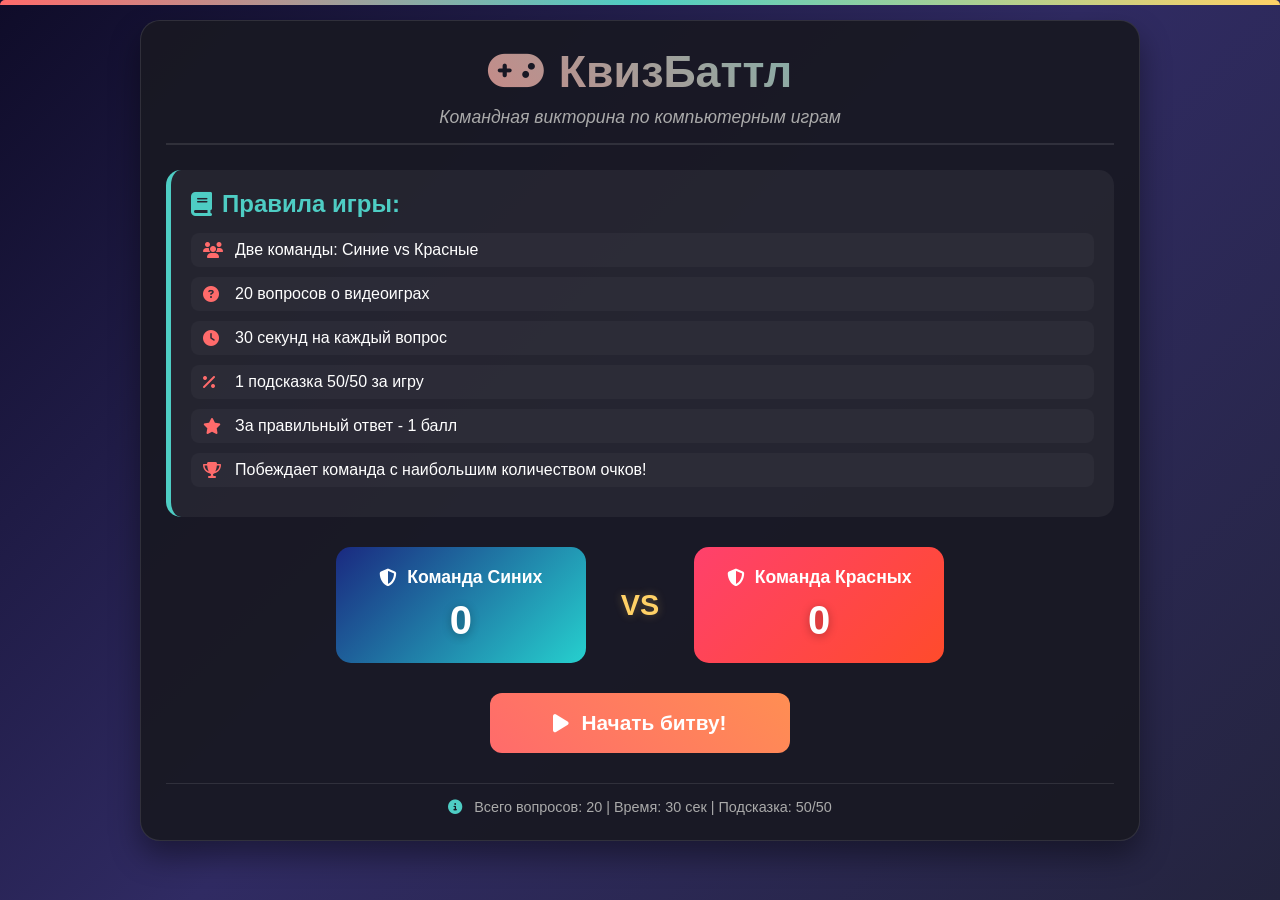
<file: index.html>
<!DOCTYPE html>
<html lang="ru">
<head>
    <meta charset="UTF-8">
    <meta name="viewport" content="width=device-width, initial-scale=1.0">
    <title>КвизБаттл - Игровой раунд</title>
    <link rel="stylesheet" href="css/style.css">
    <link rel="stylesheet" href="https://cdnjs.cloudflare.com/ajax/libs/font-awesome/6.4.0/css/all.min.css">
</head>
<body>
    <div class="container">
        <header>
            <h1><i class="fas fa-gamepad"></i> КвизБаттл</h1>
            <p class="subtitle">Командная викторина по компьютерным играм</p>
        </header>
        
        <main class="main-content">
            <div class="rules">
                <h2><i class="fas fa-book"></i> Правила игры:</h2>
                <ul>
                    <li><i class="fas fa-users"></i> Две команды: Синие vs Красные</li>
                    <li><i class="fas fa-question-circle"></i> 20 вопросов о видеоиграх</li>
                    <li><i class="fas fa-clock"></i> 30 секунд на каждый вопрос</li>
                    <li><i class="fas fa-percentage"></i> 1 подсказка 50/50 за игру</li>
                    <li><i class="fas fa-star"></i> За правильный ответ - 1 балл</li>
                    <li><i class="fas fa-trophy"></i> Побеждает команда с наибольшим количеством очков!</li>
                </ul>
            </div>
            
            <div class="teams-preview">
                <div class="preview-team blue-team">
                    <h3><i class="fas fa-shield-alt"></i> Команда Синих</h3>
                    <div class="preview-score">0</div>
                </div>
                <div class="vs">VS</div>
                <div class="preview-team red-team">
                    <h3><i class="fas fa-shield-alt"></i> Команда Красных</h3>
                    <div class="preview-score">0</div>
                </div>
            </div>
            
            <button class="start-btn" onclick="startGame()">
                <i class="fas fa-play"></i> Начать битву!
            </button>
        </main>
        
        <footer class="game-footer">
            <p><i class="fas fa-info-circle"></i> Всего вопросов: 20 | Время: 30 сек | Подсказка: 50/50</p>
        </footer>
    </div>

    <script>
        function startGame() {
            window.location.href = 'game.html';
        }
    </script>
</body>
</html>
</file>
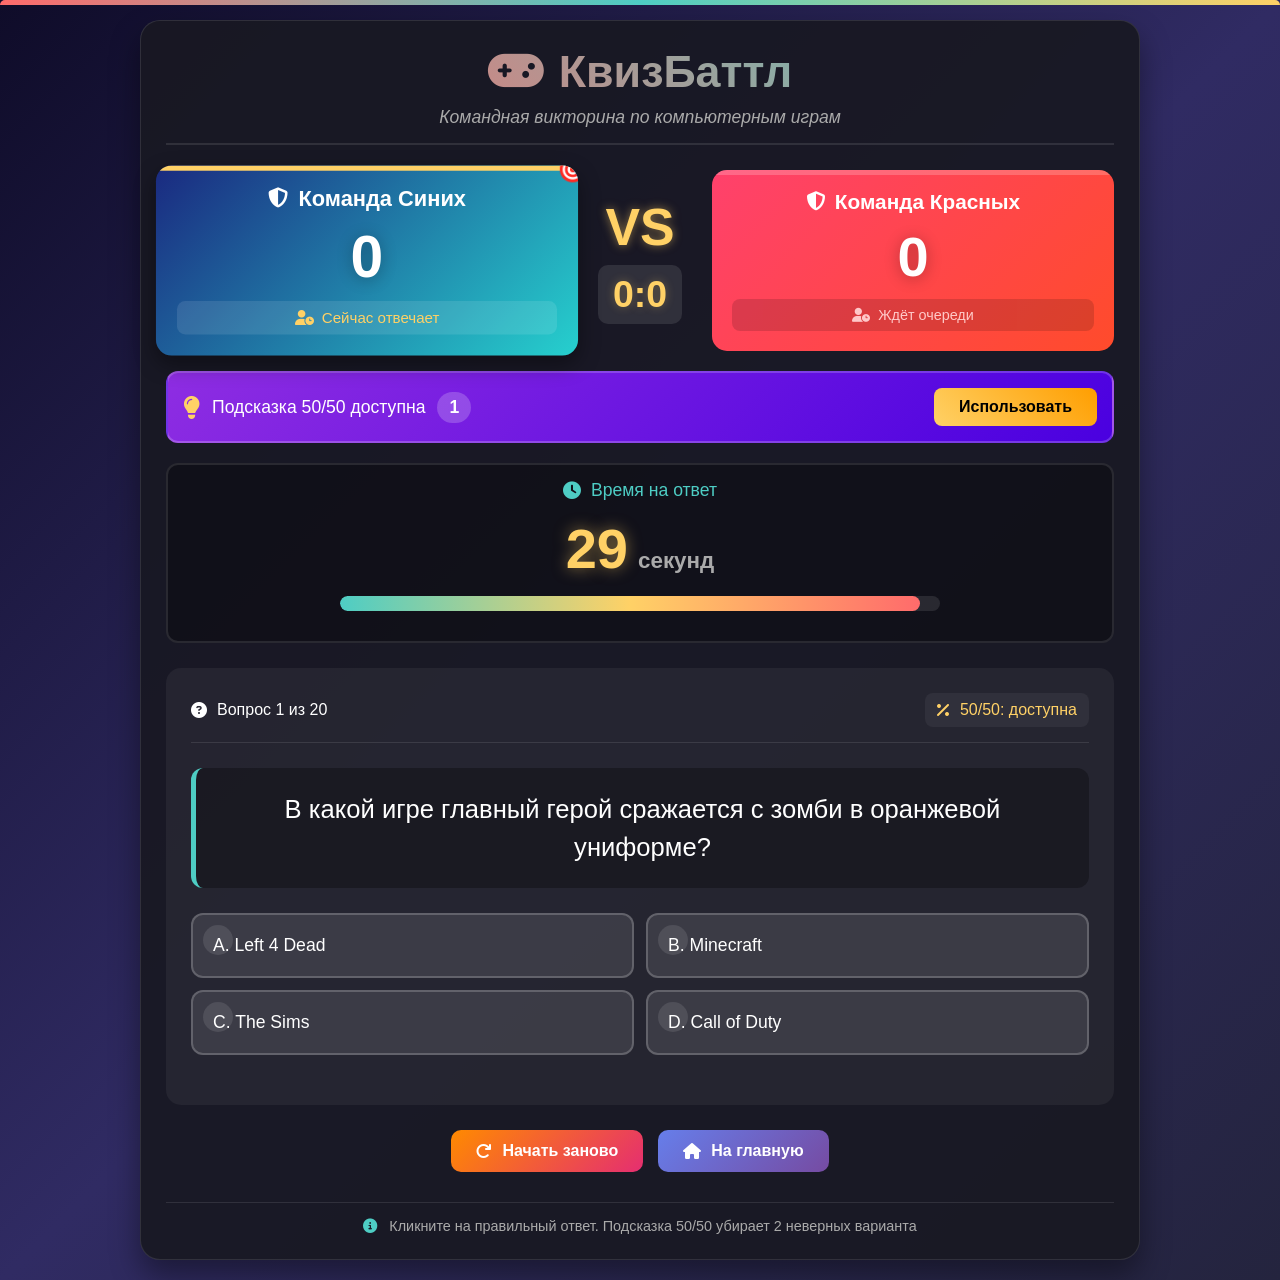
<file: game.html>
<!DOCTYPE html>
<html lang="ru">
<head>
    <meta charset="UTF-8">
    <meta name="viewport" content="width=device-width, initial-scale=1.0">
    <title>Игра - КвизБаттл</title>
    <link rel="stylesheet" href="css/style.css">
    <link rel="stylesheet" href="https://cdnjs.cloudflare.com/ajax/libs/font-awesome/6.4.0/css/all.min.css">
</head>
<body>
    <div class="container">
        <header>
            <h1><i class="fas fa-gamepad"></i> КвизБаттл</h1>
            <p class="subtitle">Командная викторина по компьютерным играм</p>
        </header>
        
        <!-- Счёт команд -->
        <div class="score-board">
            <div class="team blue-team" id="teamA">
                <div class="team-header">
                    <i class="fas fa-shield-alt"></i>
                    <h3>Команда Синих</h3>
                </div>
                <div class="score" id="scoreA">0</div>
                <div class="team-turn" id="turnA">
                    <i class="fas fa-user-clock"></i> Сейчас отвечает
                </div>
            </div>
            <div class="vs">
                <div>VS</div>
                <div class="score-total" id="scoreTotal">0:0</div>
            </div>
            <div class="team red-team" id="teamB">
                <div class="team-header">
                    <i class="fas fa-shield-alt"></i>
                    <h3>Команда Красных</h3>
                </div>
                <div class="score" id="scoreB">0</div>
                <div class="team-turn" id="turnB">
                    <i class="fas fa-user-clock"></i> Ждёт очереди
                </div>
            </div>
        </div>
        
        <!-- Индикатор подсказки -->
        <div class="hint-indicator" id="hintIndicator">
            <div class="hint-info">
                <i class="fas fa-lightbulb"></i>
                <span>Подсказка 50/50 доступна</span>
                <div class="hint-counter">1</div>
            </div>
            <button class="hint-use-btn" id="hintUseBtn">
                Использовать
            </button>
        </div>
        
        <!-- Таймер -->
        <div class="timer-container" id="timerContainer">
            <div class="timer-header">
                <i class="fas fa-clock"></i>
                <span>Время на ответ</span>
            </div>
            <div class="timer" id="timer">
                <span class="timer-value" id="timerValue">30</span>
                <span class="timer-seconds">секунд</span>
            </div>
            <div class="timer-progress">
                <div class="timer-bar" id="timerBar"></div>
            </div>
        </div>
        
        <!-- Область с вопросом -->
        <div class="question-area">
            <div class="question-header">
                <div class="question-counter">
                    <i class="fas fa-question-circle"></i>
                    <span>Вопрос <span id="currentQuestion">1</span> из <span id="totalQuestions">20</span></span>
                </div>
                <div class="hint-status" id="hintStatus">
                    <i class="fas fa-percentage"></i>
                    <span>50/50: <span id="hintStatusText">доступна</span></span>
                </div>
            </div>
            
            <div class="question" id="questionText">
                <!-- Вопрос будет загружен через JavaScript -->
            </div>
            
            <!-- Варианты ответов -->
            <div class="answers" id="answersContainer">
                <!-- Кнопки ответов появятся здесь -->
            </div>
        </div>
        
        <div class="game-controls">
            <button class="control-btn restart-btn" id="restartBtn">
                <i class="fas fa-redo"></i> Начать заново
            </button>
            <button class="control-btn home-btn" id="homeBtn">
                <i class="fas fa-home"></i> На главную
            </button>
        </div>
        
        <footer class="game-footer">
            <p><i class="fas fa-info-circle"></i> Кликните на правильный ответ. Подсказка 50/50 убирает 2 неверных варианта</p>
        </footer>
    </div>

    <script src="js/script.js"></script>
</body>
</html>

    <script src="js/script.js"></script>
</body>
</html>
</file>
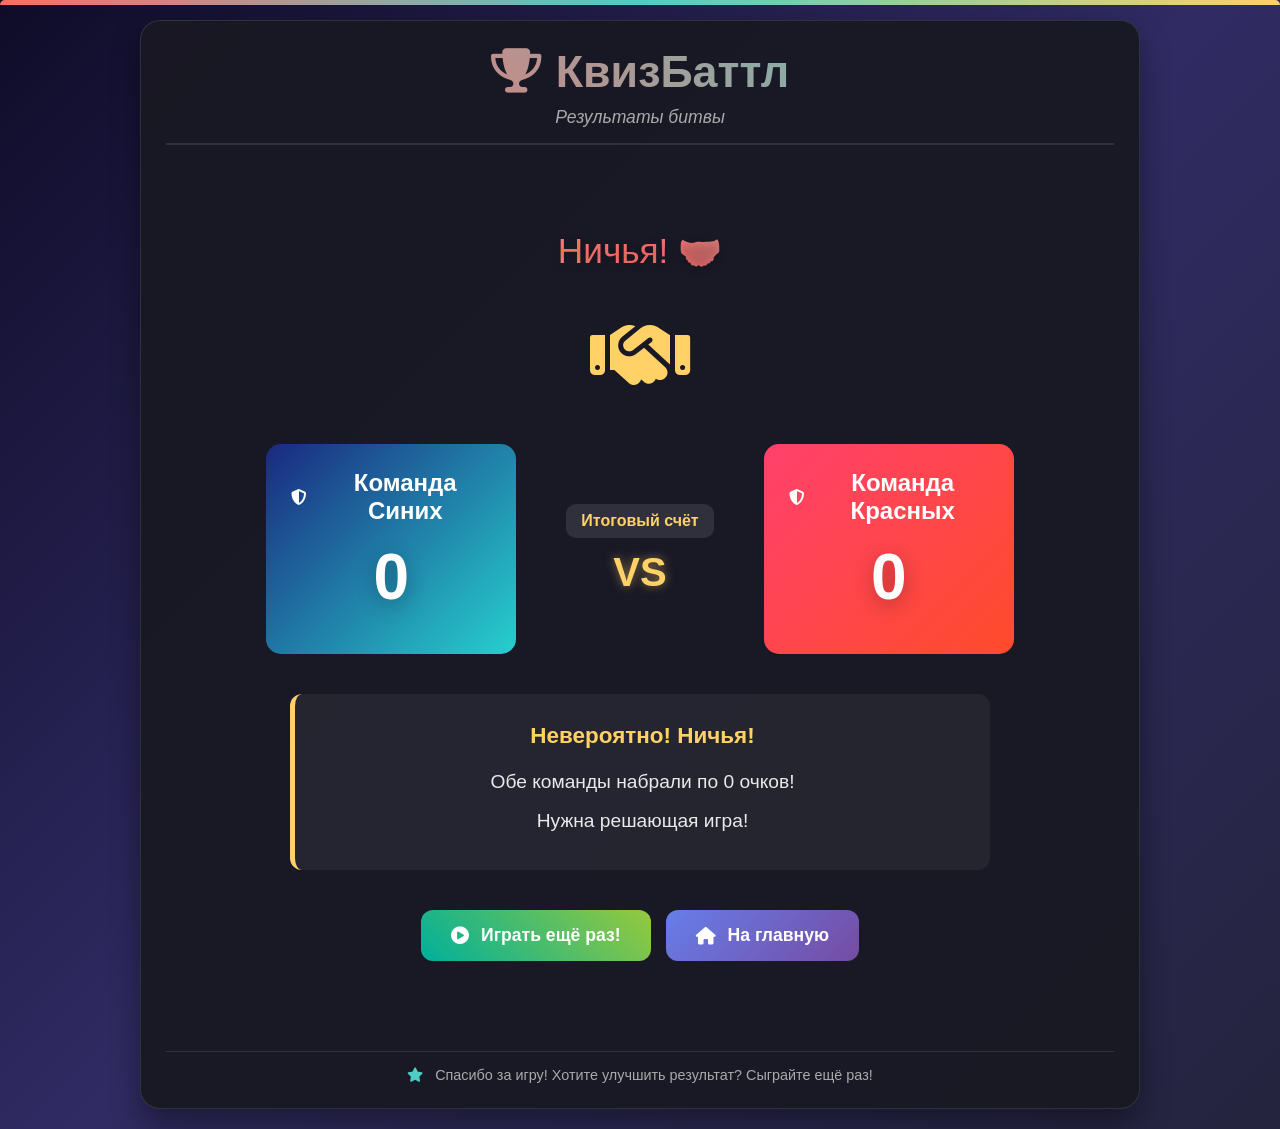
<file: result.html>
<!DOCTYPE html>
<html lang="ru">
<head>
    <meta charset="UTF-8">
    <meta name="viewport" content="width=device-width, initial-scale=1.0">
    <title>Результаты - КвизБаттл</title>
    <link rel="stylesheet" href="css/style.css">
    <link rel="stylesheet" href="https://cdnjs.cloudflare.com/ajax/libs/font-awesome/6.4.0/css/all.min.css">
</head>
<body>
    <div class="container">
        <header>
            <h1><i class="fas fa-trophy"></i> КвизБаттл</h1>
            <p class="subtitle">Результаты битвы</p>
        </header>
        
        <div class="result-content">
            <div class="result-title" id="resultTitle">
                <!-- Заголовок результата -->
            </div>
            
            <div class="result-icon" id="resultIcon">
                <!-- Иконка результата -->
            </div>
            
            <div class="final-scores">
                <div class="final-team blue-team">
                    <div class="final-team-header">
                        <i class="fas fa-shield-alt"></i>
                        <h3>Команда Синих</h3>
                    </div>
                    <div class="final-score" id="finalScoreA">0</div>
                </div>
                
                <div class="final-result-separator">
                    <div class="total-score">
                        Итоговый счёт
                    </div>
                    <div class="final-vs">VS</div>
                </div>
                
                <div class="final-team red-team">
                    <div class="final-team-header">
                        <i class="fas fa-shield-alt"></i>
                        <h3>Команда Красных</h3>
                    </div>
                    <div class="final-score" id="finalScoreB">0</div>
                </div>
            </div>
            
            <div class="winner-message" id="winnerMessage">
                <!-- Сообщение о победителе -->
            </div>
            
            <div class="result-controls">
                <button class="result-btn play-again-btn" onclick="playAgain()">
                    <i class="fas fa-play-circle"></i> Играть ещё раз!
                </button>
                <button class="result-btn home-btn" onclick="goHome()">
                    <i class="fas fa-home"></i> На главную
                </button>
            </div>
        </div>
        
        <footer class="game-footer">
            <p><i class="fas fa-star"></i> Спасибо за игру! Хотите улучшить результат? Сыграйте ещё раз!</p>
        </footer>
    </div>

    <script src="js/script.js"></script>
</body>
</html>
</file>
<file: css/style.css>
/* Общие стили */
* {
    margin: 0;
    padding: 0;
    box-sizing: border-box;
}

body {
    font-family: 'Segoe UI', Tahoma, Geneva, Verdana, sans-serif;
    background: linear-gradient(135deg, #0f0c29, #302b63, #24243e);
    color: white;
    min-height: 100vh;
    padding: 20px;
}

.container {
    max-width: 1000px;
    margin: 0 auto;
    background: rgba(25, 25, 35, 0.95);
    border-radius: 20px;
    padding: 25px;
    box-shadow: 0 15px 30px rgba(0, 0, 0, 0.4);
    border: 1px solid rgba(255, 255, 255, 0.1);
}

/* Заголовок */
header {
    text-align: center;
    margin-bottom: 25px;
    padding-bottom: 15px;
    border-bottom: 2px solid rgba(255, 255, 255, 0.1);
}

header h1 {
    font-size: 2.8em;
    margin-bottom: 10px;
    background: linear-gradient(45deg, #ff6b6b, #4ecdc4);
    -webkit-background-clip: text;
    background-clip: text;
    color: transparent;
    display: flex;
    align-items: center;
    justify-content: center;
    gap: 15px;
}

.subtitle {
    font-size: 1.1em;
    color: #aaa;
    font-style: italic;
}

/* Главная страница */
.rules {
    background: rgba(255, 255, 255, 0.05);
    padding: 20px;
    border-radius: 15px;
    margin-bottom: 25px;
    border-left: 5px solid #4ecdc4;
}

.rules h2 {
    display: flex;
    align-items: center;
    gap: 10px;
    margin-bottom: 15px;
    color: #4ecdc4;
}

.rules ul {
    list-style: none;
}

.rules li {
    margin: 10px 0;
    padding: 8px 12px;
    background: rgba(255, 255, 255, 0.03);
    border-radius: 8px;
    display: flex;
    align-items: center;
    gap: 12px;
    transition: transform 0.3s;
}

.rules li:hover {
    transform: translateX(5px);
    background: rgba(255, 255, 255, 0.05);
}

.rules li i {
    color: #ff6b6b;
    width: 20px;
}

.teams-preview {
    display: flex;
    justify-content: center;
    align-items: center;
    gap: 20px;
    margin: 30px 0;
}

.preview-team {
    padding: 20px;
    border-radius: 15px;
    text-align: center;
    flex: 1;
    max-width: 250px;
    transition: transform 0.3s;
}

.preview-team:hover {
    transform: translateY(-5px);
}

.blue-team {
    background: linear-gradient(135deg, #1a2980, #26d0ce);
}

.red-team {
    background: linear-gradient(135deg, #ff416c, #ff4b2b);
}

.preview-team h3 {
    display: flex;
    align-items: center;
    justify-content: center;
    gap: 10px;
    margin-bottom: 10px;
    font-size: 1.1em;
}

.preview-score {
    font-size: 2.5em;
    font-weight: bold;
    text-shadow: 0 2px 10px rgba(0, 0, 0, 0.3);
}

.vs {
    font-size: 1.8em;
    font-weight: bold;
    color: #ffd166;
    padding: 0 15px;
    text-shadow: 0 0 10px rgba(255, 209, 102, 0.3);
}

/* Кнопки */
.start-btn {
    display: block;
    width: 100%;
    max-width: 300px;
    margin: 30px auto;
    padding: 18px;
    font-size: 1.3em;
    background: linear-gradient(45deg, #ff6b6b, #ff8e53);
    color: white;
    border: none;
    border-radius: 12px;
    cursor: pointer;
    transition: all 0.3s;
    display: flex;
    align-items: center;
    justify-content: center;
    gap: 12px;
    font-weight: bold;
}

.start-btn:hover {
    transform: translateY(-3px);
    box-shadow: 0 8px 15px rgba(255, 107, 107, 0.3);
}

.start-btn:active {
    transform: translateY(-1px);
}

/* Игровая страница */
.score-board {
    display: flex;
    justify-content: space-between;
    align-items: center;
    margin: 20px 0;
    gap: 15px;
}

.team {
    flex: 1;
    padding: 20px;
    border-radius: 15px;
    text-align: center;
    transition: all 0.3s;
    position: relative;
    overflow: hidden;
}

.team::before {
    content: '';
    position: absolute;
    top: 0;
    left: 0;
    right: 0;
    height: 5px;
    background: rgba(255, 255, 255, 0.2);
}

.team.blue-team {
    background: linear-gradient(135deg, #1a2980, #26d0ce);
}

.team.red-team {
    background: linear-gradient(135deg, #ff416c, #ff4b2b);
}

.team.active {
    transform: scale(1.05);
    box-shadow: 0 8px 20px rgba(0, 0, 0, 0.4);
    z-index: 1;
}

.team.active::before {
    background: #ffd166;
}

.team-header {
    display: flex;
    align-items: center;
    justify-content: center;
    gap: 10px;
    margin-bottom: 10px;
}

.team-header h3 {
    font-size: 1.3em;
}

.team-header i {
    font-size: 1.2em;
}

.score {
    font-size: 3.5em;
    font-weight: bold;
    margin: 10px 0;
    text-shadow: 0 2px 15px rgba(0, 0, 0, 0.3);
}

.team-turn {
    background: rgba(0, 0, 0, 0.2);
    padding: 8px;
    border-radius: 8px;
    font-size: 0.9em;
    display: flex;
    align-items: center;
    justify-content: center;
    gap: 8px;
    opacity: 0.7;
    margin-top: 10px;
}

.team.active .team-turn {
    opacity: 1;
    background: rgba(255, 255, 255, 0.1);
    color: #ffd166;
}

.vs {
    text-align: center;
    padding: 0 15px;
}

.vs div:first-child {
    font-size: 1.8em;
    font-weight: bold;
    color: #ffd166;
    margin-bottom: 8px;
    text-shadow: 0 0 10px rgba(255, 209, 102, 0.5);
}

.score-total {
    font-size: 1.3em;
    background: rgba(255, 255, 255, 0.1);
    padding: 8px 15px;
    border-radius: 10px;
    font-weight: bold;
}

/* Индикатор подсказки */
.hint-indicator {
    background: linear-gradient(135deg, #8E2DE2, #4A00E0);
    padding: 15px;
    border-radius: 12px;
    margin: 15px 0;
    display: flex;
    justify-content: space-between;
    align-items: center;
    border: 2px solid rgba(255, 255, 255, 0.2);
    transition: all 0.3s;
}

.hint-indicator.used {
    opacity: 0.7;
    background: linear-gradient(135deg, #5a5a5a, #3a3a3a);
}

.hint-info {
    display: flex;
    align-items: center;
    gap: 12px;
    font-size: 1.1em;
}

.hint-info i {
    color: #ffd166;
    font-size: 1.3em;
}

.hint-counter {
    background: rgba(255, 255, 255, 0.2);
    padding: 5px 12px;
    border-radius: 20px;
    font-weight: bold;
    min-width: 30px;
    text-align: center;
}

.hint-use-btn {
    background: linear-gradient(45deg, #ffd166, #ff9e00);
    color: #000;
    border: none;
    padding: 10px 25px;
    border-radius: 8px;
    font-weight: bold;
    cursor: pointer;
    transition: all 0.3s;
    font-size: 1em;
}

.hint-use-btn:hover:not(:disabled) {
    transform: translateY(-2px);
    box-shadow: 0 5px 15px rgba(255, 209, 102, 0.3);
}

.hint-use-btn:active:not(:disabled) {
    transform: translateY(0);
}

.hint-use-btn:disabled {
    opacity: 0.5;
    cursor: not-allowed;
    background: linear-gradient(45deg, #888, #666);
    color: #ccc;
}

/* Таймер */
.timer-container {
    background: rgba(0, 0, 0, 0.3);
    padding: 15px;
    border-radius: 12px;
    margin: 20px 0;
    text-align: center;
    border: 2px solid rgba(255, 255, 255, 0.1);
}

.timer-header {
    display: flex;
    align-items: center;
    justify-content: center;
    gap: 10px;
    margin-bottom: 10px;
    font-size: 1.1em;
    color: #4ecdc4;
}

.timer {
    font-size: 3.5em;
    font-weight: bold;
    margin: 15px 0;
    display: flex;
    align-items: baseline;
    justify-content: center;
    gap: 10px;
}

.timer-value {
    color: #ffd166;
    text-shadow: 0 0 15px rgba(255, 209, 102, 0.5);
    min-width: 50px;
    transition: all 0.5s;
}

.timer-seconds {
    font-size: 0.4em;
    color: #aaa;
}

.timer-progress {
    height: 15px;
    background: rgba(255, 255, 255, 0.1);
    border-radius: 8px;
    margin: 15px auto;
    max-width: 600px;
    position: relative;
    overflow: hidden;
}

.timer-bar {
    height: 100%;
    background: linear-gradient(90deg, #4ecdc4, #ffd166, #ff6b6b);
    width: 100%;
    border-radius: 8px;
    transition: width 1s linear, background 0.5s ease;
}

/* Вопросы */
.question-area {
    background: rgba(255, 255, 255, 0.05);
    padding: 25px;
    border-radius: 15px;
    margin: 25px 0;
}

.question-header {
    display: flex;
    justify-content: space-between;
    align-items: center;
    margin-bottom: 20px;
    padding-bottom: 15px;
    border-bottom: 1px solid rgba(255, 255, 255, 0.1);
}

.question-counter, .hint-status {
    display: flex;
    align-items: center;
    gap: 10px;
    font-size: 1em;
}

.hint-status {
    color: #ffd166;
    background: rgba(255, 255, 255, 0.05);
    padding: 8px 12px;
    border-radius: 8px;
}

.question {
    font-size: 1.6em;
    line-height: 1.5;
    margin: 25px 0;
    padding: 20px;
    background: rgba(0, 0, 0, 0.3);
    border-radius: 12px;
    text-align: center;
    border-left: 5px solid #4ecdc4;
    min-height: 120px;
    display: flex;
    align-items: center;
    justify-content: center;
    transition: all 0.3s;
}

.answers {
    display: grid;
    grid-template-columns: repeat(2, 1fr);
    gap: 12px;
    margin: 25px 0;
}

@media (max-width: 768px) {
    .answers {
        grid-template-columns: 1fr;
    }
}

.answer-btn {
    padding: 20px;
    background: rgba(255, 255, 255, 0.1);
    border: 2px solid rgba(255, 255, 255, 0.2);
    border-radius: 12px;
    color: white;
    font-size: 1.1em;
    cursor: pointer;
    transition: all 0.3s;
    text-align: left;
    position: relative;
    overflow: hidden;
}

.answer-btn::before {
    content: '';
    position: absolute;
    top: 0;
    left: 0;
    width: 100%;
    height: 100%;
    background: rgba(255, 255, 255, 0);
    transition: background 0.3s;
}

.answer-btn:hover:not(.disabled):not(.hidden-answer)::before {
    background: rgba(255, 255, 255, 0.05);
}

.answer-btn:hover:not(.disabled):not(.hidden-answer) {
    transform: translateY(-2px);
    border-color: rgba(255, 255, 255, 0.3);
}

.answer-btn.correct {
    background: linear-gradient(135deg, #00b09b, #96c93d);
    border-color: #00b09b;
    transform: scale(1.02);
}

.answer-btn.incorrect {
    background: linear-gradient(135deg, #ff416c, #ff4b2b);
    border-color: #ff416c;
    transform: scale(1.02);
}

.answer-btn.disabled {
    opacity: 0.7;
    cursor: not-allowed;
}

.answer-btn.hidden-answer {
    opacity: 0.3;
    cursor: not-allowed;
    background: rgba(255, 255, 255, 0.05);
    border-color: rgba(255, 255, 255, 0.1);
    transform: none !important;
}

/* Управление */
.game-controls {
    display: flex;
    justify-content: center;
    gap: 15px;
    margin-top: 25px;
}

.control-btn {
    padding: 12px 25px;
    border: none;
    border-radius: 10px;
    font-size: 1em;
    cursor: pointer;
    transition: all 0.3s;
    display: flex;
    align-items: center;
    justify-content: center;
    gap: 10px;
    font-weight: bold;
}

.restart-btn {
    background: linear-gradient(135deg, #ff8a00, #e52e71);
    color: white;
}

.home-btn {
    background: linear-gradient(135deg, #667eea, #764ba2);
    color: white;
}

.control-btn:hover {
    transform: translateY(-2px);
    box-shadow: 0 5px 15px rgba(0, 0, 0, 0.3);
}

.control-btn:active {
    transform: translateY(0);
}

/* Футер */
.game-footer {
    margin-top: 30px;
    padding-top: 15px;
    border-top: 1px solid rgba(255, 255, 255, 0.1);
    text-align: center;
    color: #aaa;
    font-size: 0.9em;
}

.game-footer i {
    margin-right: 8px;
    color: #4ecdc4;
}

/* Страница результатов */
.result-content {
    text-align: center;
    padding: 20px;
}

.result-title {
    font-size: 2.2em;
    margin: 25px 0;
    background: linear-gradient(45deg, #ffd166, #ff6b6b, #4ecdc4);
    -webkit-background-clip: text;
    background-clip: text;
    color: transparent;
    padding: 15px;
    text-shadow: 0 2px 10px rgba(0, 0, 0, 0.2);
}

.result-icon {
    font-size: 5em;
    margin: 25px 0;
    animation: bounce 2s infinite;
}

@keyframes bounce {
    0%, 100% { transform: translateY(0); }
    50% { transform: translateY(-15px); }
}

.final-scores {
    display: flex;
    justify-content: center;
    align-items: center;
    gap: 30px;
    margin: 40px 0;
}

.final-team {
    flex: 1;
    max-width: 250px;
    padding: 25px;
    border-radius: 15px;
    text-align: center;
    transition: transform 0.3s;
    position: relative;
    overflow: hidden;
}

.final-team:hover {
    transform: translateY(-5px);
}

.final-team.blue-team {
    background: linear-gradient(135deg, #1a2980, #26d0ce);
}

.final-team.red-team {
    background: linear-gradient(135deg, #ff416c, #ff4b2b);
}

.final-team-header {
    display: flex;
    align-items: center;
    justify-content: center;
    gap: 12px;
    margin-bottom: 15px;
}

.final-team-header h3 {
    font-size: 1.5em;
}

.final-score {
    font-size: 4em;
    font-weight: bold;
    margin: 15px 0;
    text-shadow: 0 5px 20px rgba(0, 0, 0, 0.3);
}

.final-result-separator {
    padding: 0 20px;
    text-align: center;
}

.total-score {
    background: rgba(255, 255, 255, 0.1);
    padding: 8px 15px;
    border-radius: 10px;
    margin-bottom: 12px;
    color: #ffd166;
    font-weight: bold;
}

.final-vs {
    font-size: 2.5em;
    font-weight: bold;
    color: #ffd166;
    text-shadow: 0 0 10px rgba(255, 209, 102, 0.5);
}

.winner-message {
    max-width: 700px;
    margin: 30px auto;
    padding: 25px;
    background: rgba(255, 255, 255, 0.05);
    border-radius: 12px;
    font-size: 1.2em;
    line-height: 1.5;
    border-left: 5px solid;
    animation: fadeIn 1s ease;
}

@keyframes fadeIn {
    from { opacity: 0; transform: translateY(20px); }
    to { opacity: 1; transform: translateY(0); }
}

.winner-message h3 {
    color: #ffd166;
    margin-bottom: 15px;
}

.winner-message p {
    margin: 10px 0;
    color: rgba(255, 255, 255, 0.9);
}

.result-controls {
    display: flex;
    justify-content: center;
    gap: 15px;
    margin: 40px 0;
}

.result-btn {
    padding: 15px 30px;
    border: none;
    border-radius: 12px;
    font-size: 1.1em;
    cursor: pointer;
    transition: all 0.3s;
    display: flex;
    align-items: center;
    justify-content: center;
    gap: 12px;
    min-width: 180px;
    font-weight: bold;
}

.play-again-btn {
    background: linear-gradient(45deg, #00b09b, #96c93d);
    color: white;
}

.result-btn:hover {
    transform: translateY(-3px);
    box-shadow: 0 8px 20px rgba(0, 0, 0, 0.3);
}

.result-btn:active {
    transform: translateY(-1px);
}

/* Анимации для таймера */
@keyframes timerWarning {
    0%, 100% { color: #ffd166; text-shadow: 0 0 10px rgba(255, 209, 102, 0.5); }
    50% { color: #ff8a00; text-shadow: 0 0 15px rgba(255, 138, 0, 0.7); }
}

@keyframes timerDanger {
    0%, 100% { color: #ff6b6b; text-shadow: 0 0 10px rgba(255, 107, 107, 0.5); }
    50% { color: #ff0000; text-shadow: 0 0 20px rgba(255, 0, 0, 0.7); }
}

.timer.warning .timer-value {
    animation: timerWarning 1s infinite;
}

.timer.danger .timer-value {
    animation: timerDanger 0.5s infinite;
}

/* Анимация для счёта */
@keyframes scorePop {
    0% { transform: scale(1); }
    50% { transform: scale(1.2); }
    100% { transform: scale(1); }
}

.score-animation {
    animation: scorePop 0.5s ease;
}

/* Сообщение о использовании подсказки */
.hint-used-message {
    text-align: center;
    padding: 20px;
    border-radius: 12px;
    margin: 10px 0;
    animation: fadeIn 0.5s ease;
    background: linear-gradient(135deg, rgba(142, 45, 226, 0.2), rgba(74, 0, 224, 0.2));
    border: 2px solid #8E2DE2;
}

.hint-used-message i {
    font-size: 2em;
    margin-bottom: 10px;
    color: #ffd166;
    display: block;
}

.hint-used-message h3 {
    margin: 10px 0;
    color: #ffd166;
}

.hint-used-message p {
    color: rgba(255, 255, 255, 0.8);
    margin: 5px 0;
}

/* Сообщения об ответах */
.success-message, .error-message, .timeout-message {
    padding: 20px;
    border-radius: 12px;
    margin: 10px 0;
    animation: fadeIn 0.5s ease;
    text-align: center;
}

.success-message {
    background: linear-gradient(135deg, rgba(0, 176, 155, 0.2), rgba(150, 201, 61, 0.2));
    border: 2px solid #00b09b;
}

.error-message {
    background: linear-gradient(135deg, rgba(255, 65, 108, 0.2), rgba(255, 75, 43, 0.2));
    border: 2px solid #ff416c;
}

.timeout-message {
    background: linear-gradient(135deg, rgba(255, 107, 107, 0.2), rgba(255, 142, 83, 0.2));
    border: 2px solid #ff6b6b;
}

.success-message i, .error-message i, .timeout-message i {
    font-size: 2em;
    margin-bottom: 10px;
    display: block;
}

.success-message h3, .error-message h3, .timeout-message h3 {
    margin: 10px 0;
    color: #ffd166;
}

.success-message p, .error-message p, .timeout-message p {
    color: rgba(255, 255, 255, 0.8);
    margin: 5px 0;
}

/* Анимация переключения команды */
@keyframes teamSwitch {
    0% { transform: scale(1); }
    50% { transform: scale(1.05); }
    100% { transform: scale(1); }
}

.team-switch-animation {
    animation: teamSwitch 0.5s ease;
}

/* Прогресс игры */
.question-progress {
    margin-top: 20px;
    padding: 15px;
    background: rgba(255, 255, 255, 0.05);
    border-radius: 10px;
}

.progress-bar {
    height: 10px;
    background: rgba(255, 255, 255, 0.1);
    border-radius: 5px;
    overflow: hidden;
    margin-bottom: 10px;
}

.progress {
    height: 100%;
    background: linear-gradient(90deg, #4ecdc4, #45b7d1);
    width: 5%;
    transition: width 0.5s ease;
    border-radius: 5px;
}

.progress-text {
    display: flex;
    justify-content: space-between;
    color: #aaa;
    font-size: 0.9em;
}

/* Адаптивность */
@media (max-width: 768px) {
    .container {
        padding: 15px;
    }
    
    header h1 {
        font-size: 2.2em;
        flex-direction: column;
        gap: 5px;
    }
    
    .score-board {
        flex-direction: column;
        gap: 12px;
    }
    
    .team {
        width: 100%;
    }
    
    .final-scores {
        flex-direction: column;
        gap: 15px;
    }
    
    .result-controls {
        flex-direction: column;
        align-items: center;
    }
    
    .result-btn {
        width: 100%;
        max-width: 250px;
    }
    
    .timer {
        font-size: 2.8em;
    }
    
    .question {
        font-size: 1.3em;
        padding: 15px;
        min-height: 100px;
    }
    
    .hint-indicator {
        flex-direction: column;
        gap: 10px;
        text-align: center;
    }
    
    .hint-use-btn {
        width: 100%;
    }
    
    .question-header {
        flex-direction: column;
        gap: 10px;
        text-align: center;
    }
    
    .game-controls {
        flex-direction: column;
    }
    
    .control-btn {
        width: 100%;
        max-width: 300px;
        margin: 0 auto;
    }
}

/* Анимация загрузки */
@keyframes pulse {
    0% { opacity: 1; }
    50% { opacity: 0.5; }
    100% { opacity: 1; }
}

.loading {
    animation: pulse 1.5s infinite;
}

/* Стили для букв ответов */
.answer-btn::after {
    content: attr(data-letter);
    position: absolute;
    top: 10px;
    left: 10px;
    background: rgba(255, 255, 255, 0.1);
    width: 30px;
    height: 30px;
    border-radius: 50%;
    display: flex;
    align-items: center;
    justify-content: center;
    font-weight: bold;
    font-size: 0.9em;
}

/* Эффект наведения для кнопок */
.answer-btn:hover:not(.disabled):not(.hidden-answer) {
    box-shadow: 0 5px 15px rgba(0, 0, 0, 0.2);
}

/* Эффект для активной команды */
.team.active::after {
    content: '🎯';
    position: absolute;
    top: -10px;
    right: -10px;
    font-size: 1.5em;
    animation: bounce 1s infinite;
}

/* Декоративные элементы */
.container::before {
    content: '';
    position: absolute;
    top: 0;
    left: 0;
    right: 0;
    height: 5px;
    background: linear-gradient(90deg, #ff6b6b, #4ecdc4, #ffd166);
    border-radius: 20px 20px 0 0;
}

/* Эффект для правильного ответа */
.answer-btn.correct::after {
    background: rgba(0, 176, 155, 0.3);
    color: #00b09b;
}

/* Эффект для неправильного ответа */
.answer-btn.incorrect::after {
    background: rgba(255, 65, 108, 0.3);
    color: #ff416c;
}
</file>
